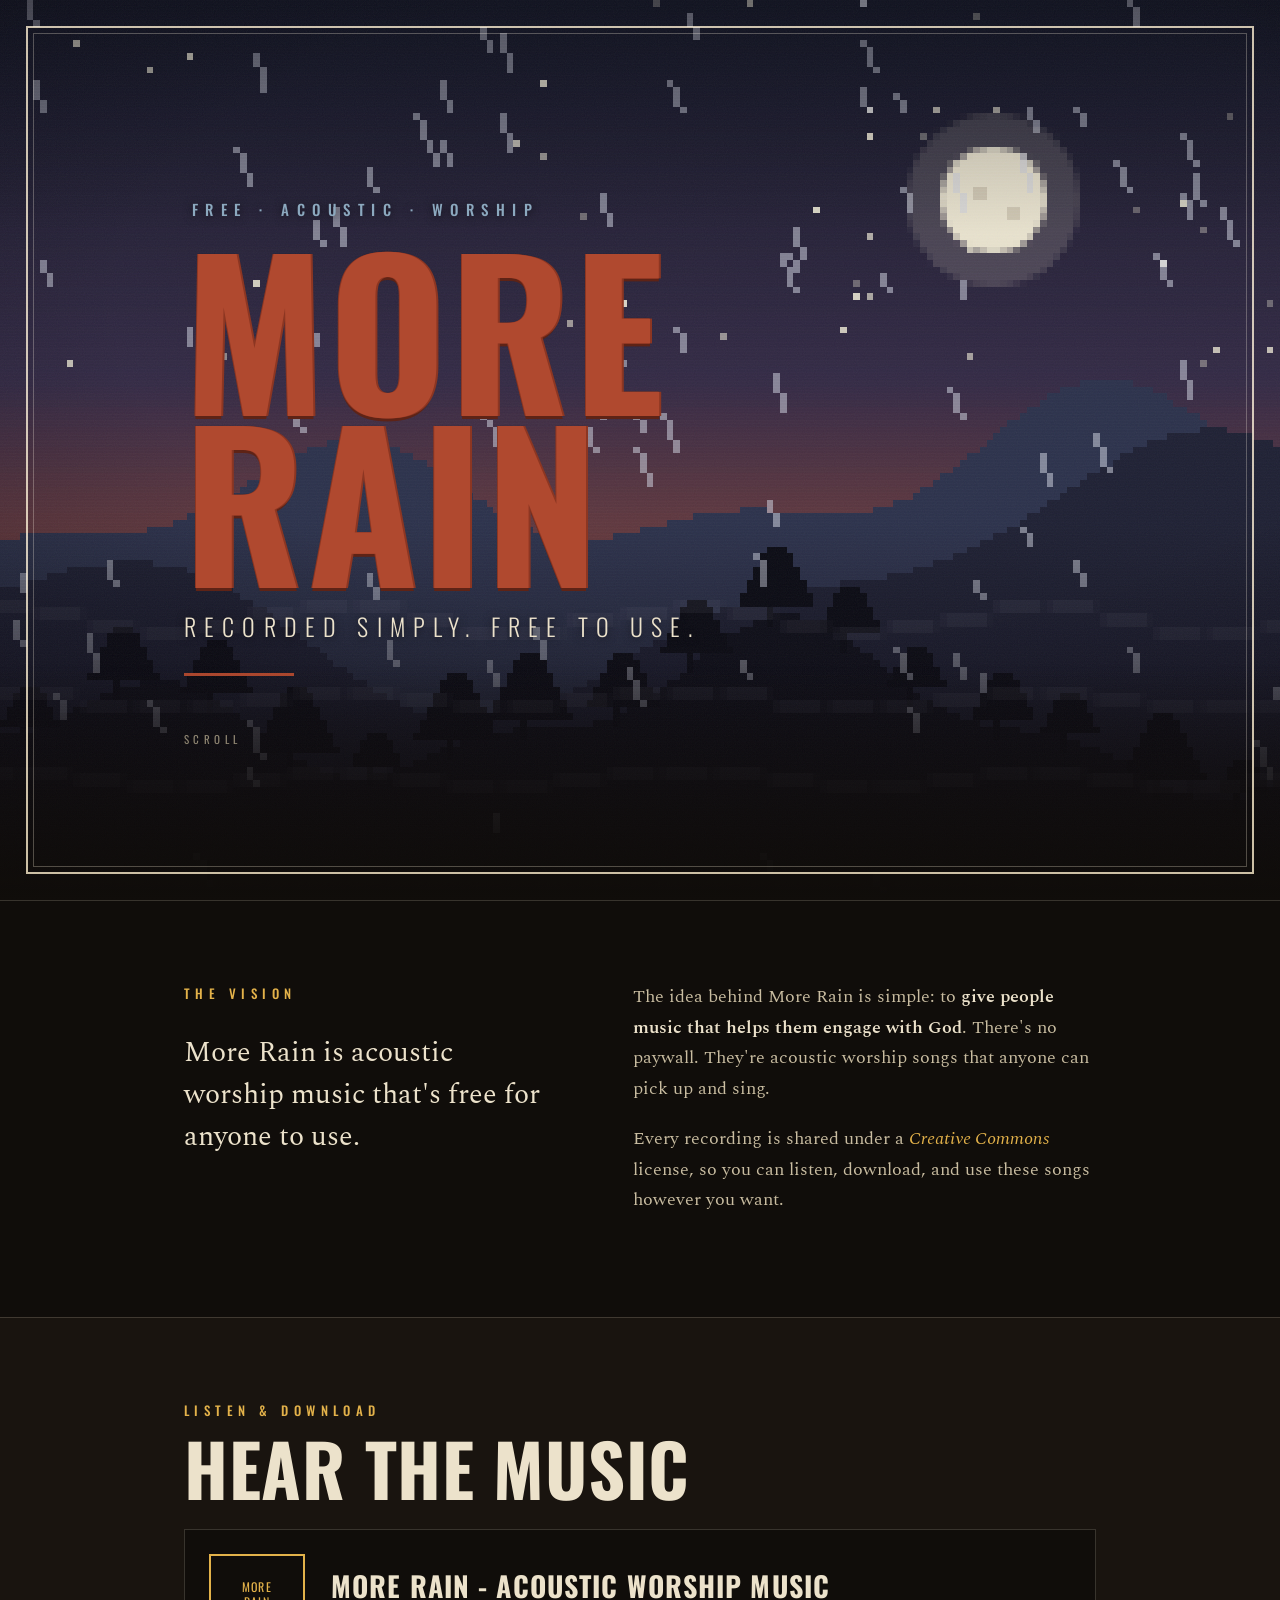
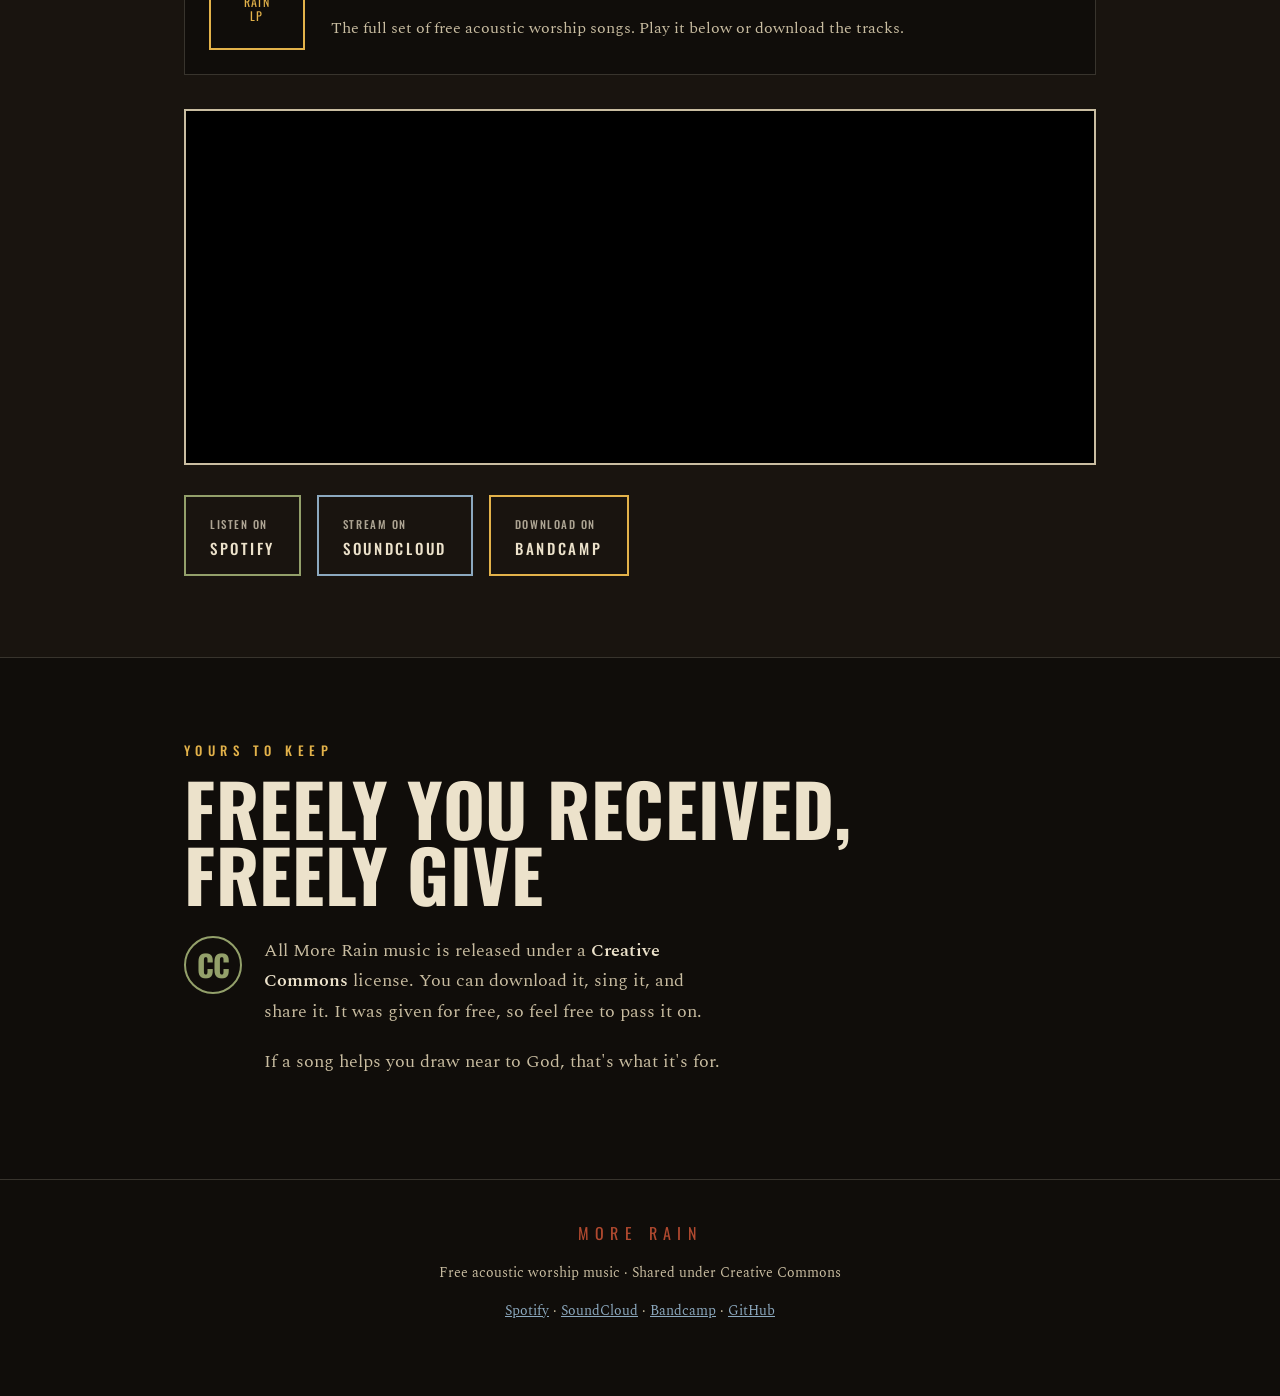
<file: index.html>
<!DOCTYPE html>
<html lang="en">
  <head>
    <meta charset="utf-8">
    <meta http-equiv="X-UA-Compatible" content="IE=edge">
    <meta name="viewport" content="width=device-width, initial-scale=1">

    <title>More Rain | Free Acoustic Worship Music</title>
    <meta name="description" content="More Rain is free acoustic worship music. The vision is to give music to people to help them engage with God. All music is shared under a Creative Commons license.">
    <meta name="theme-color" content="#100d0a">

    <!-- Open Graph -->
    <meta property="og:type" content="website">
    <meta property="og:title" content="More Rain | Free Acoustic Worship Music">
    <meta property="og:description" content="Free acoustic worship music, given to help people engage with God. Shared under Creative Commons.">
    <meta property="og:url" content="https://www.morerain.com">

    <link rel="preconnect" href="https://fonts.googleapis.com">
    <link rel="preconnect" href="https://fonts.gstatic.com" crossorigin>
    <link href="https://fonts.googleapis.com/css2?family=Oswald:wght@300;400;500;700&family=Spectral:ital,wght@0,400;0,500;1,400;1,500&display=swap" rel="stylesheet">
    <link rel="stylesheet" href="stylesheets/morerain.css">

    <link rel="icon" href="data:image/svg+xml,&lt;svg xmlns='http://www.w3.org/2000/svg' viewBox='0 0 32 32'&gt;&lt;rect width='32' height='32' fill='%23100d0a'/&gt;&lt;text x='16' y='23' font-size='20' text-anchor='middle' fill='%23b0492f' font-family='Arial' font-weight='bold'&gt;R&lt;/text&gt;&lt;/svg&gt;">
  </head>

  <body>
    <!-- cinematic pixel-art background -->
    <div class="cine" aria-hidden="true">
      <canvas id="pixelbg" width="240" height="135"></canvas>
      <div class="cine__grade"></div>
      <div class="cine__scan"></div>
      <div class="cine__vignette"></div>
      <div class="cine__grain"></div>
    </div>

    <div class="frame" aria-hidden="true"></div>

    <!-- ============================ HERO ===================== -->
    <header class="hero hero--cine">
      <div class="wrap">
        <p class="kicker">Free&nbsp;·&nbsp;Acoustic&nbsp;·&nbsp;Worship</p>
        <h1 class="title">More<span class="line2">Rain</span></h1>
        <p class="subtitle">Recorded simply. Free to use.</p>
        <hr class="rule">
        <p class="scroll-cue">Scroll</p>
      </div>
    </header>

    <!-- ============================ VISION =================== -->
    <section class="band" id="vision">
      <div class="wrap cols">
        <div class="reveal">
          <p class="eyebrow">The Vision</p>
          <p class="lead">More Rain is acoustic worship music that's free for anyone to use.</p>
        </div>
        <div class="prose reveal">
          <p>The idea behind More Rain is simple: to <strong>give people music that helps them engage with God</strong>. There's no paywall. They're acoustic worship songs that anyone can pick up and sing.</p>
          <p>Every recording is shared under a <em>Creative Commons</em> license, so you can listen, download, and use these songs however you want.</p>
        </div>
      </div>
    </section>

    <!-- ============================ LISTEN =================== -->
    <section class="band band--alt" id="listen">
      <div class="wrap">
        <div class="reveal">
          <p class="eyebrow">Listen &amp; Download</p>
          <h2 class="section-title">Hear the Music</h2>
        </div>

        <div class="release reveal">
          <div class="badge">More<br>Rain<br>LP</div>
          <div>
            <h3>More Rain - Acoustic Worship Music</h3>
            <p>The full set of free acoustic worship songs. Play it below or download the tracks.</p>
          </div>
        </div>

        <!-- live Spotify player (loads real tracks in your browser) -->
        <div class="player reveal">
          <iframe height="352" allowfullscreen loading="lazy"
            title="More Rain on Spotify"
            allow="autoplay; clipboard-write; encrypted-media; fullscreen; picture-in-picture"
            src="https://open.spotify.com/embed/artist/6fIAOtNh49o9ggr059aEEf?utm_source=generator">
          </iframe>
        </div>

        <div class="btn-row reveal">
          <a class="btn btn--sage" href="https://open.spotify.com/artist/6fIAOtNh49o9ggr059aEEf" target="_blank" rel="noopener">
            <span><small>Listen on</small><br>Spotify</span>
          </a>
          <a class="btn btn--blue" href="https://soundcloud.com/morerain" target="_blank" rel="noopener">
            <span><small>Stream on</small><br>SoundCloud</span>
          </a>
          <a class="btn btn--gold" href="https://morerain.bandcamp.com/album/more-rain-acoustic-worship-music" target="_blank" rel="noopener">
            <span><small>Download on</small><br>Bandcamp</span>
          </a>
        </div>
      </div>
    </section>

    <!-- ============================ FREE / CC =============== -->
    <section class="band" id="free">
      <div class="wrap">
        <div class="reveal">
          <p class="eyebrow">Yours to Keep</p>
          <h2 class="section-title">Freely You Received,<br>Freely Give</h2>
        </div>
        <div class="cc reveal">
          <div class="mark" aria-hidden="true">CC</div>
          <div class="prose">
            <p>All More Rain music is released under a <strong>Creative Commons</strong> license. You can download it, sing it, and share it. It was given for free, so feel free to pass it on.</p>
            <p>If a song helps you draw near to God, that's what it's for.</p>
          </div>
        </div>
      </div>
    </section>

    <!-- ============================ FOOTER ================== -->
    <footer>
      <div class="wrap">
        <p class="mark-title">More Rain</p>
        <p>Free acoustic worship music · Shared under Creative Commons</p>
        <p>
          <a href="https://open.spotify.com/artist/6fIAOtNh49o9ggr059aEEf" target="_blank" rel="noopener">Spotify</a> ·
          <a href="https://soundcloud.com/morerain" target="_blank" rel="noopener">SoundCloud</a> ·
          <a href="https://morerain.bandcamp.com/album/more-rain-acoustic-worship-music" target="_blank" rel="noopener">Bandcamp</a> ·
          <a href="https://github.com/dsmithco/morerain.com" target="_blank" rel="noopener">GitHub</a>
        </p>
      </div>
    </footer>

    <script src="javascripts/pixel-bg.js"></script>
    <script>
      // gentle reveal-on-scroll
      (function () {
        var els = document.querySelectorAll('.reveal');
        if (!('IntersectionObserver' in window)) {
          els.forEach(function (el) { el.classList.add('in'); });
          return;
        }
        var io = new IntersectionObserver(function (entries) {
          entries.forEach(function (e) {
            if (e.isIntersecting) { e.target.classList.add('in'); io.unobserve(e.target); }
          });
        }, { threshold: 0.12 });
        els.forEach(function (el) { io.observe(el); });
      })();
    </script>
  </body>
</html>
</file>
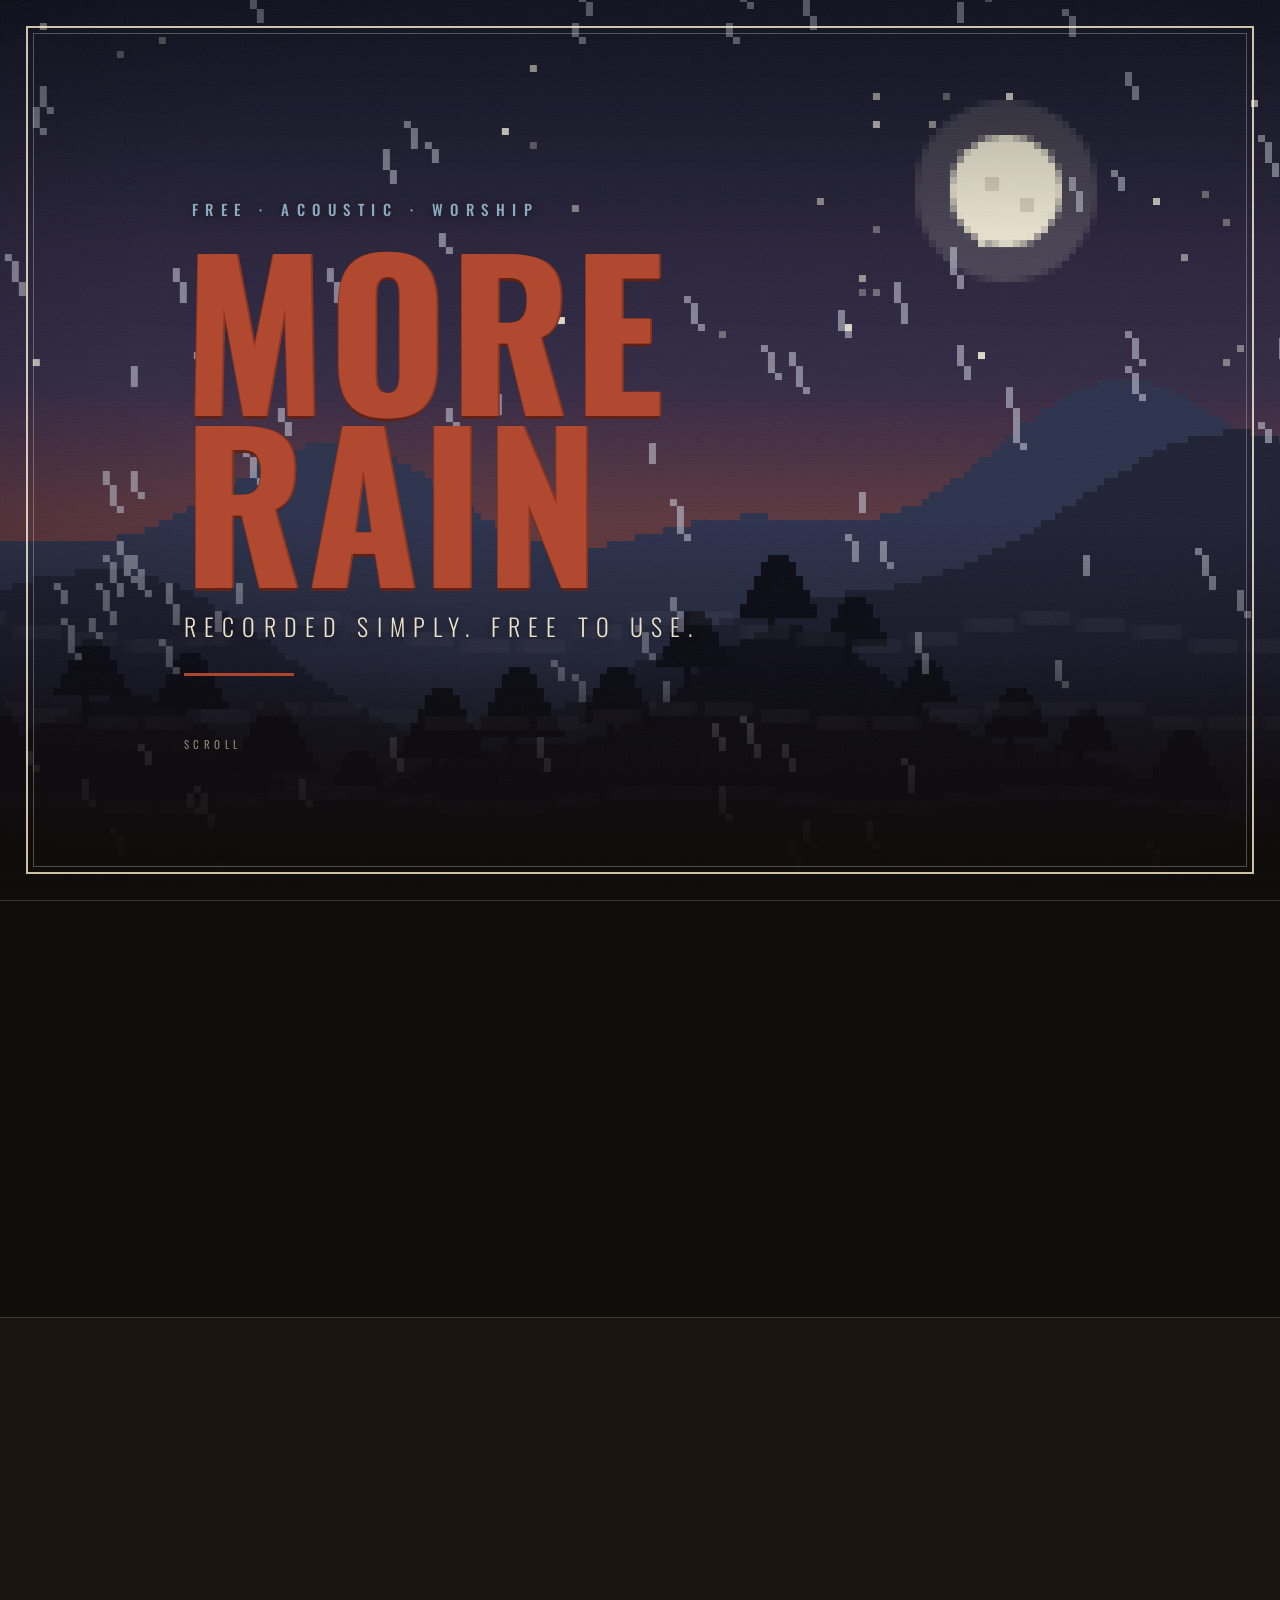
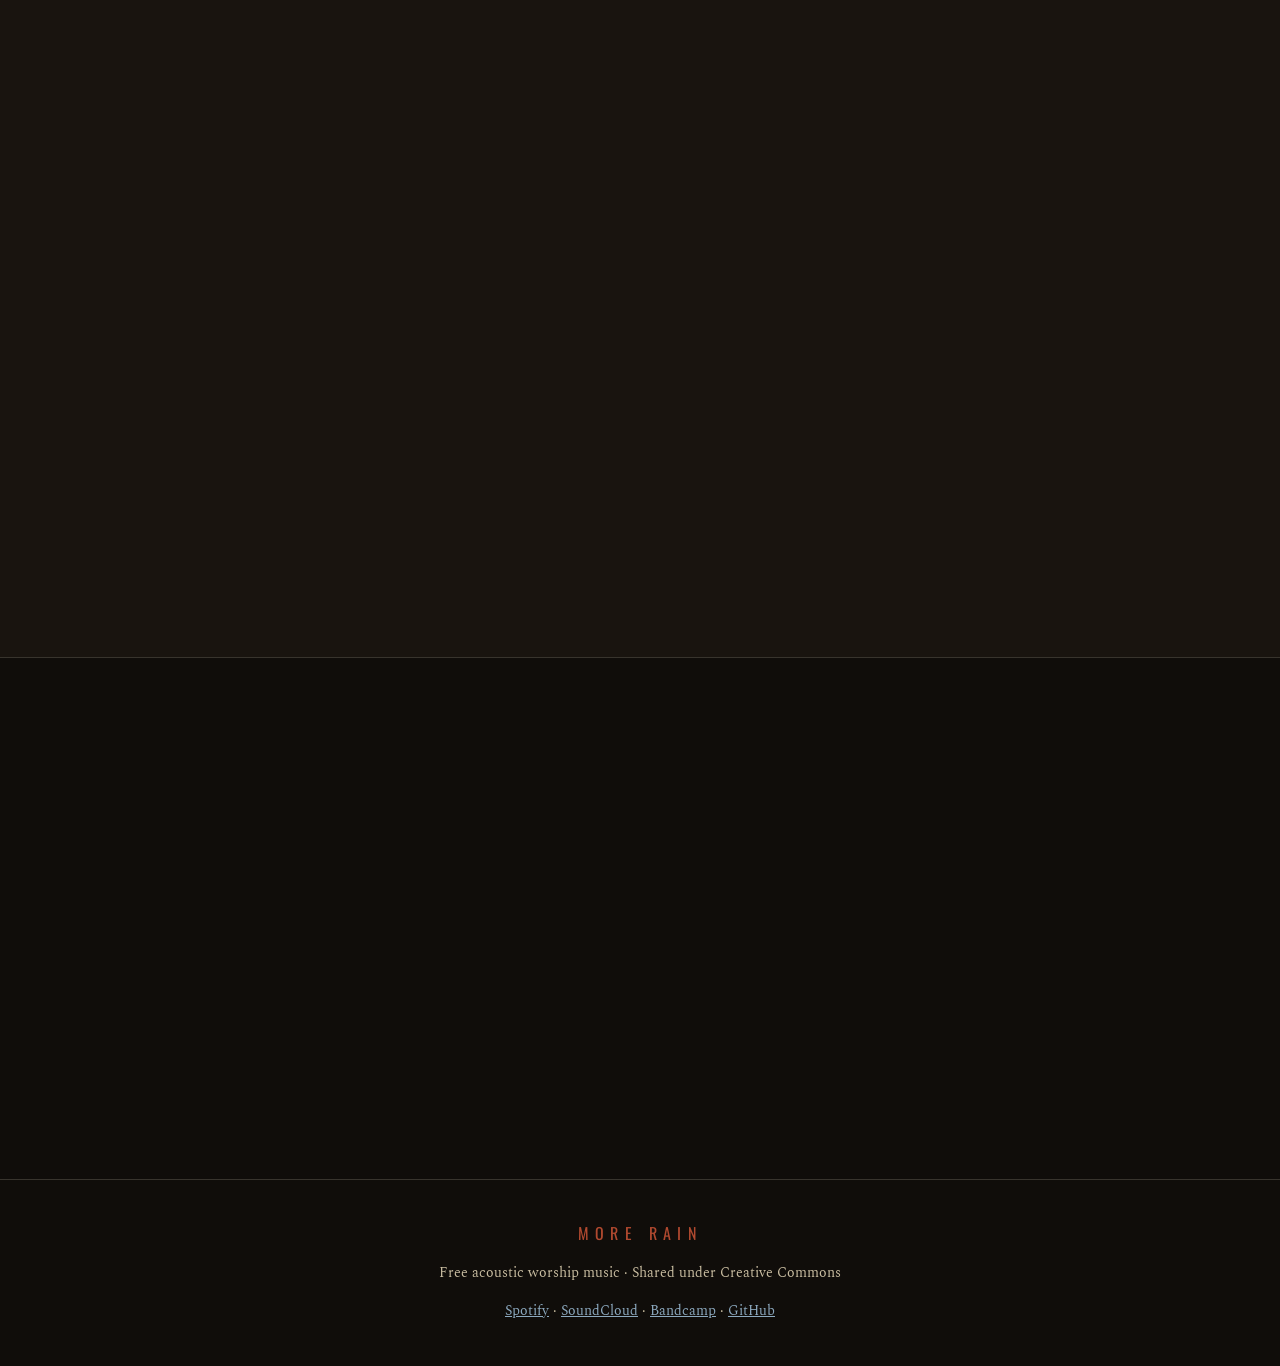
<file: music/index.html>
<!DOCTYPE html>
<html lang="en">
  <head>
    <meta charset="utf-8">
    <title>More Rain — Music</title>
    <meta http-equiv="refresh" content="0; url=../index.html#listen">
    <link rel="canonical" href="../index.html#listen">
  </head>
  <body>
    <p>Redirecting to <a href="../index.html#listen">the More Rain music</a>…</p>
  </body>
</html>
</file>
<file: stylesheets/morerain.css>
/* ===========================================================
   More Rain — free acoustic worship music
   Art direction inspired by hand-pressed woodblock / vintage
   national-park posters: black ground, cream frame, rust slab
   titles, mustard + dusty-blue accents.
   =========================================================== */

:root {
  --ink:        #100d0a;   /* near-black ground            */
  --ink-2:      #19140f;   /* panel ground                 */
  --rust:       #b0492f;   /* terracotta / rust red        */
  --rust-deep:  #8c3622;   /* darker rust                  */
  --cream:      #ece2cb;   /* parchment text               */
  --cream-dim:  #c9bda1;   /* muted parchment              */
  --gold:       #e3b24a;   /* mustard gold                 */
  --blue:       #8ca9bf;   /* dusty sky blue               */
  --sage:       #93a06a;   /* muted sage green             */
  --line:       rgba(236,226,203,0.18);

  --display: "Oswald", "Arial Narrow", sans-serif;
  --body:    "Spectral", Georgia, "Times New Roman", serif;

  --frame: clamp(10px, 2.2vw, 26px);
}

* { box-sizing: border-box; }

html { scroll-behavior: smooth; }

body {
  margin: 0;
  background: var(--ink);
  color: var(--cream);
  font-family: var(--body);
  font-size: 18px;
  line-height: 1.7;
  -webkit-font-smoothing: antialiased;
  /* subtle pressed-paper grain */
  background-image:
    radial-gradient(rgba(255,255,255,0.020) 1px, transparent 1px),
    radial-gradient(rgba(0,0,0,0.35) 1px, transparent 1px);
  background-size: 4px 4px, 5px 5px;
  background-position: 0 0, 2px 2px;
}

/* ---- cream frame around the whole poster ------------------ */
.frame {
  position: fixed;
  inset: var(--frame);
  border: 2px solid var(--cream-dim);
  pointer-events: none;
  z-index: 50;
  mix-blend-mode: screen;
}
.frame::after {
  content: "";
  position: absolute;
  inset: 5px;
  border: 1px solid rgba(236,226,203,0.30);
}

.wrap {
  max-width: 1040px;
  margin: 0 auto;
  padding: 0 clamp(22px, 6vw, 64px);
}

/* ============================ HERO ======================== */
.hero {
  position: relative;
  padding: clamp(48px, 9vh, 110px) 0 clamp(30px, 6vh, 64px);
  overflow: hidden;
}

.kicker {
  font-family: var(--display);
  text-transform: uppercase;
  letter-spacing: 0.5em;
  font-size: clamp(11px, 1.5vw, 15px);
  font-weight: 500;
  color: var(--blue);
  margin: 0 0 18px;
  padding-left: 0.5em;
}

.title {
  font-family: var(--display);
  font-weight: 700;
  text-transform: uppercase;
  letter-spacing: 0.02em;
  line-height: 0.86;
  margin: 0;
  font-size: clamp(64px, 18vw, 200px);
  color: var(--rust);
  /* carved outline + drop, like the poster lettering */
  text-shadow:
     2px 0 0 var(--rust-deep),
    -1px 0 0 var(--rust-deep),
     0 3px 0 #5e2316,
     0 0 1px rgba(0,0,0,0.4);
}
.title .line2 { color: var(--rust); display: block; }

.subtitle {
  font-family: var(--display);
  text-transform: uppercase;
  font-weight: 300;
  letter-spacing: 0.34em;
  font-size: clamp(13px, 2.4vw, 24px);
  color: var(--cream);
  margin: 22px 0 0;
}

.rule {
  border: 0;
  height: 3px;
  background: var(--rust);
  width: 110px;
  margin: 26px 0;
}

/* full-viewport cinematic hero over the pixel background */
.hero--cine {
  min-height: 100vh;
  min-height: 100svh;
  display: flex;
  align-items: center;
  background: transparent;
  padding-top: clamp(64px, 13vh, 150px);
  padding-bottom: clamp(40px, 8vh, 90px);
}
.hero--cine .wrap { width: 100%; }
.hero--cine .kicker,
.hero--cine .subtitle { text-shadow: 0 1px 8px rgba(0,0,0,0.6); }
.hero--cine::after {            /* fade into the first section */
  content: "";
  position: absolute;
  left: 0; right: 0; bottom: 0;
  height: 26%;
  background: linear-gradient(180deg, rgba(16,13,10,0) 0%, var(--ink) 100%);
  pointer-events: none;
}

.scroll-cue {
  font-family: var(--display);
  text-transform: uppercase;
  letter-spacing: 0.4em;
  font-size: 11px;
  color: var(--cream-dim);
  margin: clamp(28px, 6vh, 56px) 0 0;
  animation: mr-cue 2.4s ease-in-out infinite;
}
@keyframes mr-cue {
  0%, 100% { transform: translateY(0);   opacity: 0.45; }
  50%      { transform: translateY(5px); opacity: 1; }
}

/* ============================ CINEMATIC BACKGROUND ======== */
.cine {
  position: fixed;
  inset: 0;
  z-index: -1;
  overflow: hidden;
  background: #0c0a12;
}
#pixelbg {
  position: absolute;
  inset: 0;
  width: 100%;
  height: 100%;
  object-fit: cover;
  image-rendering: pixelated;
  image-rendering: crisp-edges;
  transform-origin: 58% 42%;
  animation: mr-kenburns 48s ease-in-out infinite alternate;
}
@keyframes mr-kenburns {
  from { transform: scale(1.05) translate(0, 0); }
  to   { transform: scale(1.20) translate(-2%, -1.5%); }
}

/* color grade + readability wash */
.cine__grade {
  position: absolute; inset: 0; pointer-events: none;
  background:
    radial-gradient(120% 85% at 60% 34%, rgba(0,0,0,0) 42%, rgba(8,6,14,0.55) 100%),
    linear-gradient(180deg, rgba(10,8,16,0.35) 0%, rgba(10,8,16,0) 26%,
                              rgba(10,8,16,0) 58%, rgba(12,9,16,0.9) 100%);
}
/* faint scanlines */
.cine__scan {
  position: absolute; inset: 0; pointer-events: none;
  opacity: 0.16; mix-blend-mode: overlay;
  background: repeating-linear-gradient(180deg,
    rgba(255,255,255,0.07) 0 1px, rgba(0,0,0,0.12) 1px 3px);
}
/* vignette */
.cine__vignette {
  position: absolute; inset: 0; pointer-events: none;
  background: radial-gradient(135% 105% at 50% 48%, rgba(0,0,0,0) 55%, rgba(0,0,0,0.6) 100%);
}
/* drifting film grain */
.cine__grain {
  position: absolute; inset: -50%; pointer-events: none;
  opacity: 0.06;
  background-image: url("data:image/svg+xml,%3Csvg xmlns='http://www.w3.org/2000/svg' width='120' height='120'%3E%3Cfilter id='n'%3E%3CfeTurbulence type='fractalNoise' baseFrequency='0.9' numOctaves='2' stitchTiles='stitch'/%3E%3C/filter%3E%3Crect width='120' height='120' filter='url(%23n)'/%3E%3C/svg%3E");
  animation: mr-grain 0.55s steps(3) infinite;
}
@keyframes mr-grain {
  0%   { transform: translate(0, 0); }
  33%  { transform: translate(-6px, 4px); }
  66%  { transform: translate(5px, -5px); }
  100% { transform: translate(-3px, -2px); }
}

@media (prefers-reduced-motion: reduce) {
  #pixelbg, .cine__grain, .scroll-cue { animation: none; }
}

/* ============================ SECTIONS ==================== */
section { position: relative; }

.band {
  padding: clamp(46px, 9vh, 96px) 0;
  border-top: 1px solid var(--line);
  background: var(--ink);          /* opaque, so it covers the fixed bg on scroll */
  position: relative;
}
.band--alt { background: var(--ink-2); }

.eyebrow {
  font-family: var(--display);
  text-transform: uppercase;
  letter-spacing: 0.42em;
  font-size: 13px;
  font-weight: 500;
  color: var(--gold);
  margin: 0 0 14px;
}

h2.section-title {
  font-family: var(--display);
  font-weight: 700;
  text-transform: uppercase;
  letter-spacing: 0.01em;
  line-height: 0.92;
  font-size: clamp(34px, 6vw, 72px);
  color: var(--cream);
  margin: 0 0 28px;
}

.lead {
  font-size: clamp(20px, 2.6vw, 28px);
  line-height: 1.5;
  color: var(--cream);
  max-width: 26ch;
}

.prose {
  max-width: 60ch;
  color: var(--cream-dim);
}
.prose p { margin: 0 0 1.1em; }
.prose strong { color: var(--cream); font-weight: 600; }
.prose em { color: var(--gold); font-style: italic; }

/* two-column grid for vision */
.cols {
  display: grid;
  grid-template-columns: minmax(0, 0.9fr) minmax(0, 1.1fr);
  gap: clamp(28px, 6vw, 70px);
  align-items: start;
}
@media (max-width: 760px) {
  .cols { grid-template-columns: 1fr; gap: 28px; }
  .lead { max-width: none; }
}

/* ============================ LISTEN ===================== */
.player {
  border: 2px solid var(--cream-dim);
  margin: 6px 0 30px;
  background: #000;
  line-height: 0;
}
.player iframe { display: block; width: 100%; border: 0; }

.btn-row {
  display: flex;
  flex-wrap: wrap;
  gap: 16px;
  margin-top: 8px;
}

.btn {
  font-family: var(--display);
  text-transform: uppercase;
  letter-spacing: 0.18em;
  font-weight: 500;
  font-size: 15px;
  text-decoration: none;
  color: var(--cream);
  border: 2px solid var(--rust);
  padding: 13px 24px;
  background: transparent;
  transition: background .18s ease, color .18s ease, transform .18s ease;
  display: inline-flex;
  align-items: center;
  gap: 10px;
}
.btn:hover { background: var(--rust); color: var(--ink); transform: translateY(-2px); }
.btn--gold { border-color: var(--gold); }
.btn--gold:hover { background: var(--gold); }
.btn--blue { border-color: var(--blue); }
.btn--blue:hover { background: var(--blue); }
.btn--sage { border-color: var(--sage); }
.btn--sage:hover { background: var(--sage); }
.btn small { font-size: 11px; opacity: 0.7; letter-spacing: 0.14em; }

/* release card */
.release {
  display: flex;
  gap: 26px;
  align-items: center;
  border: 1px solid var(--line);
  padding: 24px;
  margin-bottom: 34px;
  background: var(--ink);
}
.release .badge {
  flex: 0 0 auto;
  width: 96px; height: 96px;
  border: 2px solid var(--gold);
  display: grid; place-items: center;
  color: var(--gold);
  font-family: var(--display);
  text-transform: uppercase;
  letter-spacing: 0.1em;
  font-size: 12px;
  text-align: center;
  line-height: 1.2;
}
.release h3 {
  font-family: var(--display);
  text-transform: uppercase;
  letter-spacing: 0.04em;
  font-size: clamp(20px, 3vw, 28px);
  margin: 0 0 6px;
  color: var(--cream);
}
.release p { margin: 0; color: var(--cream-dim); font-size: 16px; }
@media (max-width: 560px) {
  .release { flex-direction: column; align-items: flex-start; text-align: left; }
}

/* ============================ CC / FOOTER ================ */
.cc {
  display: flex;
  gap: 22px;
  align-items: flex-start;
  max-width: 60ch;
}
.cc .mark {
  font-family: var(--display);
  font-weight: 700;
  font-size: 30px;
  color: var(--sage);
  border: 2px solid var(--sage);
  border-radius: 50%;
  width: 58px; height: 58px;
  flex: 0 0 auto;
  display: grid; place-items: center;
  letter-spacing: -0.04em;
}

footer {
  border-top: 1px solid var(--line);
  padding: 40px 0 60px;
  text-align: center;
  color: var(--cream-dim);
  font-size: 14px;
  background: var(--ink);
  position: relative;
}
footer .mark-title {
  font-family: var(--display);
  text-transform: uppercase;
  letter-spacing: 0.4em;
  color: var(--rust);
  font-size: 16px;
  margin: 0 0 10px;
}
footer a { color: var(--blue); }

a { color: var(--gold); }
a:hover { color: var(--cream); }

/* reveal-on-scroll */
.reveal { opacity: 0; transform: translateY(22px); transition: opacity .7s ease, transform .7s ease; }
.reveal.in { opacity: 1; transform: none; }
@media (prefers-reduced-motion: reduce) {
  .reveal { opacity: 1; transform: none; transition: none; }
  html { scroll-behavior: auto; }
}
</file>
